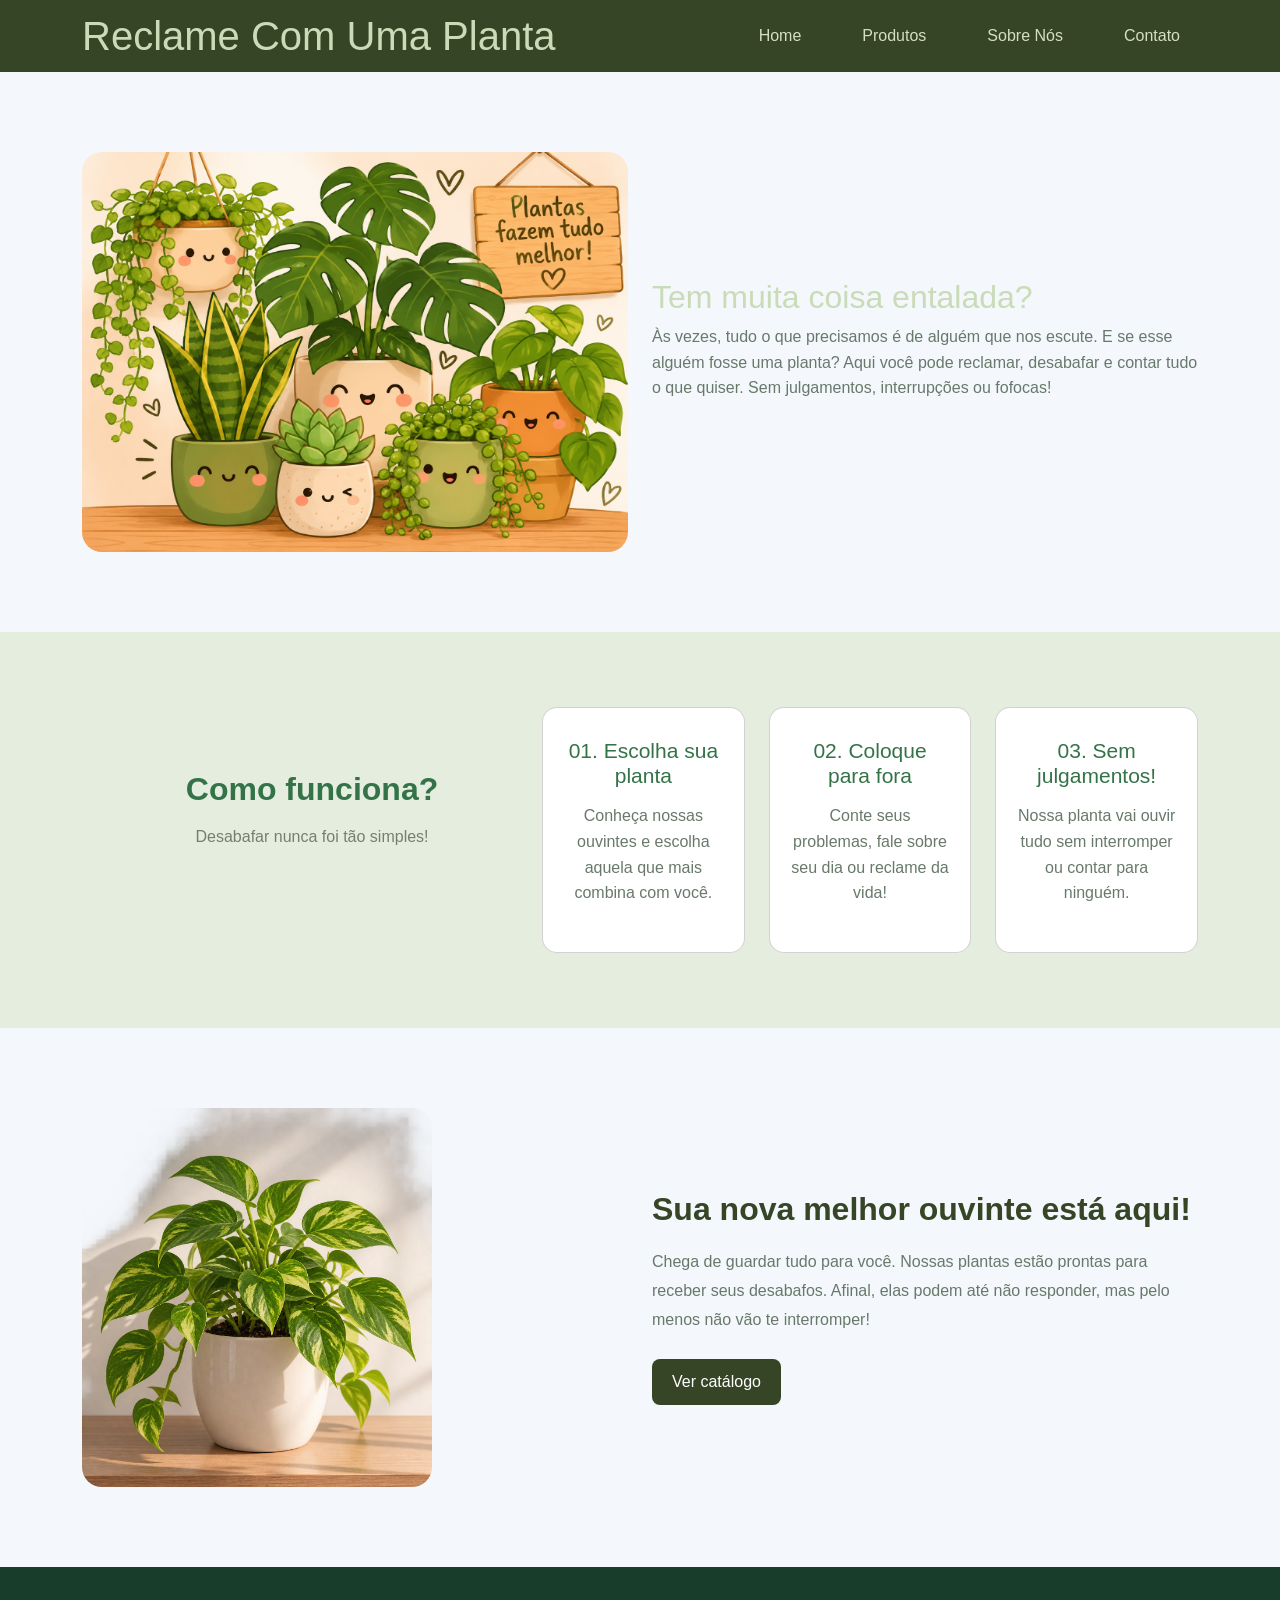
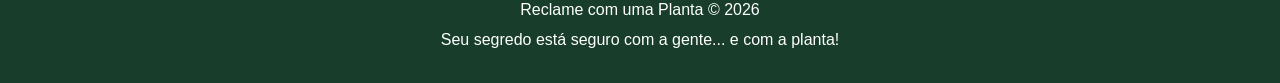
<file: index.html>
<!DOCTYPE html>
<html lang="pt-br">

<head>
    <meta charset="UTF-8">
    <meta name="viewport" content="width=device-width, initial-scale=1.0">
    <link href="https://cdn.jsdelivr.net/npm/bootstrap@5.3.3/dist/css/bootstrap.min.css" rel="stylesheet">
    <link rel="stylesheet" href="./style/style.css">
    <title>Reclame com uma Planta | Início</title>


</head>
<body>

    <header class="cabecalho">
         <div class="container">

            <h1 class="titulo">Reclame Com Uma Planta</h1>
            
            <nav class="menu-principal">
                <ul class="menu-lista">
                    <li><a class="menu-link" href="./index.html">Home</a></li>
                    <li><a class="menu-link" href="./pages/produto.html">Produtos</a></li>
                    <li><a class="menu-link" href="./pages/sobre.html">Sobre Nós</a></li>
                    <li><a class="menu-link" href="./pages/contato.html">Contato</a></li>
                </ul>
            </nav>

        </div>
    </header>


    <main>
    <section class="inicio">
        <div class="container">
            <div class="row align-items-center">

                <div class="col-md-6">
                    <img src="img/planta-foto-topo.png"
                        class="img-inicio"
                        alt="Plantas decorativas em um ambiente natural">
                </div>

                <div class="col-md-6">
                    <h2> Tem muita coisa <span>entalada?</span></h2>
                    <p>
                        Às vezes, tudo o que precisamos é de
                        alguém que nos escute. E se esse alguém
                        fosse uma planta?

                        Aqui você pode reclamar, desabafar e
                        contar tudo o que quiser. Sem julgamentos,
                        interrupções ou fofocas!
                    </p>

                </div>

            </div>
        </div>
    </section>

    <!-- Como Funciona -->

   <section class="como-funciona">
        <div class="container">

            <div class="titulo-secao">
                <h2>Como funciona?</h2>

                <p class="subtitulo">
                    Desabafar nunca foi tão simples!
                </p>
            </div>

            <div class="row g-4">

                <div class="col-md-4">
                    <div class="card">
                        <h3>01. Escolha sua planta</h3>
                        <p>
                            Conheça nossas ouvintes e escolha
                            aquela que mais combina com você.
                        </p>
                    </div>
                </div>

            <div class="col-md-4">
                <div class="card">
                    <h3>02. Coloque para fora</h3>
                    <p>
                        Conte seus problemas, fale sobre
                        seu dia ou reclame da vida!
                    </p>
                </div>
            </div>

            <div class="col-md-4">
                <div class="card">
                    <h3>03. Sem julgamentos!</h3>
                    <p>
                        Nossa planta vai ouvir tudo
                        sem interromper ou contar para ninguém.
                    </p>
                </div>
            </div>

        </div>
    </section>


    <!-- DESTAQUE -->
    <section class="destaque">
        <div class="container">

            <div class="row align-items-center">

                <div class="col-md-6">

                    <img src="img/planta-no-vaso.jpg.png"
                        class="img-fluid imagem-destaque"
                        alt="Planta verde em um vaso">

                </div>

                <div class="col-md-6">
                    <h2>Sua nova melhor ouvinte está aqui!</h2>
                    <p>
                        Chega de guardar tudo para você.
                        Nossas plantas estão prontas para
                        receber seus desabafos.

                        Afinal, elas podem até não responder,
                        mas pelo menos não vão te interromper!
                    </p>

                    <a href="./pages/produto.html" class="botao" > Ver catálogo</a>

                </div>

            </div>

        </div>

    </section>
    </main>


    <!-- RODAPÉ -->

    <footer>

        <p>Reclame com uma Planta © 2026</p>

        <p>
            Seu segredo está seguro com a gente... e com a planta!
        </p>

    </footer>

</body>

</html>
</file>
<file: style/style.css>
*{
    box-sizing: border-box;
}

body{
    margin: 0;
    background-color: #f4f7fb; /* cor de fundo da página*/
    color: #cadbb7;  /* cor da bolinha de listas */
    font-family: Arial, sans-serif;
    font-size: 16px;
    line-height: 1.6;  /* espeçamento entre os elementos do menu */

    
}

/* HEADER - PÁGINA INICIAL */

.cabecalho{
    background-color: #354526;   /* cor de fundo do menu */
    color: #a0b0c2;    /* cor da bolinha de listas */
    padding: 12px 0;  /* espaçaamento da barra verde */
}

.container{
    width: 90%;
    margin: auto;
    display: flex; /* ajusta onde a barra do topo fica */
    justify-content: space-between;   /* deixa os elementos do menu na direita*/
    align-items: center;
}

.titulo{
    color: #cadbb7;
    font-size: 40px;
    margin: 0;
}

.menu-principal{
    display: inline-block;
    height: 100%;
}

.menu-lista{
    display: flex;  /* deixa os elementos na horizontal*/
    gap: 25px;   /* espacamento entre os elementos em si */
    list-style: none;
    margin: 0;
    padding: 0;
}

.menu-link{
    display: block;
    color: #d5dfc3; /* cor do elemento do menu */
    text-decoration: none;  /* tira o sublinhado */
    background-color: #354526;
    padding: 10px 18px;
    border-radius: 8px;
    white-space: nowrap;
    transition: 0.2s;
}

.menu-link:hover {
    background-color: #65794b;
    color: white;
}


/* MAIN - PÁGINA INICIAL */

.inicio {
    padding: 80px 0;
}

.inicio h1 {
    font-size: 45px;
    font-weight: bold;
    margin-bottom: 20px;
}

.inicio h1 span {
    color: #347348;
}

.inicio p {
    color: #68796B;
    margin-bottom: 25px;
}

.img-inicio {
    width: 100%;
    height: 400px;
    border-radius: 20px;
}


.como-funciona {
    background-color: #E5EDDF;
    padding: 75px 0;
    text-align: center;
}

.titulo-secao {
    display: block;
    width: 100%;
    text-align: center;
    margin-bottom: 40px;
}

.como-funciona h2 {
    font-size: 32px;
    font-weight: bold;
    color: #347348;
}

.subtitulo {
    color: #718071;
    margin: 15px auto 0;
}

.card {
    background-color: white;
    padding: 30px 20px;
    border-radius: 15px;
    height: 100%;
    transition: 0.3s;
}

.card:hover {
    transform: translateY(-7px);
}

.card h3 {
    color: #347348;
    font-size: 21px;
    margin-bottom: 15px;
}

.card p {
    color: #68796B;
}

.destaque {
    padding: 80px 0;
}

.destaque h2 {
    font-weight: bold;
    margin-bottom: 20px;
    color: #354526;
}

.destaque p {
    color: #68796B;
    margin-bottom: 25px;
    line-height: 1.8;
}

.botao {
    background-color: #354526;
    color: white;
    padding: 10px 20px;
    text-decoration: none;
    border-radius: 8px;
    display: inline-block;
    transition: 0.3s;
}

.botao:hover {
    background-color: #65794b;
}

.imagem-destaque {
    width: 70%;
    max-width: 350px;
    height: auto;
    border-radius: 20px;
}



/* PÁGINA DE PRODUTOS */

.catalogo {
    padding: 80px 0;
}

.catalogo h1 {
    text-align: center;
    font-size: 38px;
    font-weight: bold;
}

.catalogo .subtitulo {
    text-align: center;
    max-width: 650px;
}

.produto-card {
    border: none;
    border-radius: 15px;
    overflow: hidden;
    height: 100%;
    box-shadow: 0 4px 12px rgba(0, 0, 0, 0.08);
    transition: 0.3s;
}

.produto-card:hover {
    transform: translateY(-7px);
    box-shadow: 0 8px 18px rgba(0, 0, 0, 0.13);
}

.produto-card img {
    width: 100%;
    height: 230px;
    object-fit: cover;
}

.produto-card .card-body {
    padding: 22px;
    display: flex;
    flex-direction: column;
    align-items: flex-start;
}

.produto-card .card-title {
    color: #183D2B;
    font-weight: bold;
}

.produto-card .card-text {
    color: #68796B;
    flex-grow: 1;
}

.produto-card .preco {
    color: #347348;
    font-weight: bold;
    font-size: 21px;
}


/* PÁGINA SOBRE NÓS */

.sobre-banner {
    background-color: #DCE8D8;
    text-align: center;
    padding: 75px 20px;
}

.sobre-banner h1 {
    font-size: 42px;
    font-weight: bold;
}

.sobre-banner p {
    max-width: 650px;
    margin: 20px auto 0;
    color: #526454;
}

.nossa-historia {
    padding: 80px 0;
}

.nossa-historia h2 {
    margin-bottom: 20px;
}

.nossa-historia p {
    color: #526454;
}

.imagem-sobre {
    width: 100%;
    height: 350px;
    object-fit: cover;
    border-radius: 18px;
}

.nosso-objetivo {
    background-color: #E5EDDF;
    padding: 70px 20px;
    text-align: center;
}

.nosso-objetivo p {
    max-width: 750px;
    margin: 25px auto 0;
    color: #526454;
}

.diferenciais {
    padding: 80px 0;
}

.diferencial-card {
    background-color: white;
    padding: 30px;
    border-radius: 15px;
    height: 100%;
    text-align: center;
    box-shadow: 0 4px 12px rgba(0, 0, 0, 0.06);
    transition: 0.3s;
}

.diferencial-card:hover {
    transform: translateY(-7px);
}

.diferencial-card h3 {
    color: #347348;
    font-size: 21px;
    margin-bottom: 15px;
}

.diferencial-card p {
    color: #68796B;
}

.frase-final {
    background-color: #DCE8D8;
    text-align: center;
    padding: 70px 20px;
}

.frase-final h2 {
    font-size: 30px;
}

.frase-final p {
    margin: 20px 0;
}


/* PÁGINA DE CONTATO */

.contato-banner {
    background-color: #DCE8D8;
    text-align: center;
    padding: 70px 20px;
}

.contato-banner h1 {
    font-size: 42px;
    font-weight: bold;
}

.contato-banner p {
    color: #526454;
    margin-top: 15px;
}

.contato-conteudo {
    padding: 80px 0;
}

.informacoes-contato h2,
.formulario-contato h2 {
    color: #183D2B;
    font-size: 28px;
    font-weight: bold;
    margin-bottom: 20px;
}

.informacoes-contato p {
    color: #68796B;
}

.informacao {
    margin-top: 30px;
}

.informacao h3 {
    color: #347348;
    font-size: 19px;
    font-weight: bold;
}

.formulario-contato {
    background-color: white;
    padding: 35px;
    border-radius: 18px;
    box-shadow: 0 4px 15px rgba(0, 0, 0, 0.08);
}

.formulario-contato .form-label {
    color: #263D2B;
    font-weight: bold;
}

.formulario-contato .form-control,
.formulario-contato .form-select {
    border: 1px solid #DCE8D8;
    padding: 11px;
}

.formulario-contato .form-control:focus,
.formulario-contato .form-select:focus {
    border-color: #347348;
    box-shadow: 0 0 0 0.2rem rgba(52, 115, 72, 0.15);
}


/* FOOTER */

footer {
    background-color: #183D2B;
    color: white;
    text-align: center;
    padding: 25px 15px;
}

footer p {
    margin: 5px 0;
}


/* RESPONSIVIDADE */

@media (max-width: 768px) {

    .inicio {
        padding: 50px 15px;
    }

    .inicio h1 {
        font-size: 34px;
    }

    .imagem-inicio {
        height: 280px;
        margin-top: 30px;
    }

    .como-funciona,
    .catalogo,
    .diferenciais,
    .nossa-historia {
        padding: 55px 15px;
    }

    .catalogo h1,
    .sobre-banner h1,
    .contato-banner h1 {
        font-size: 32px;
    }

    .imagem-destaque,
    .imagem-sobre {
        height: 280px;
    }

    .nossa-historia h2 {
        text-align: center;
    }

    .frase-final h2 {
        font-size: 24px;
    }

    .contato-conteudo {
        padding: 50px 15px;
    }

    .formulario-contato {
        padding: 25px;
    }

    .navbar-brand {
        font-size: 18px;
    }
}
</file>
